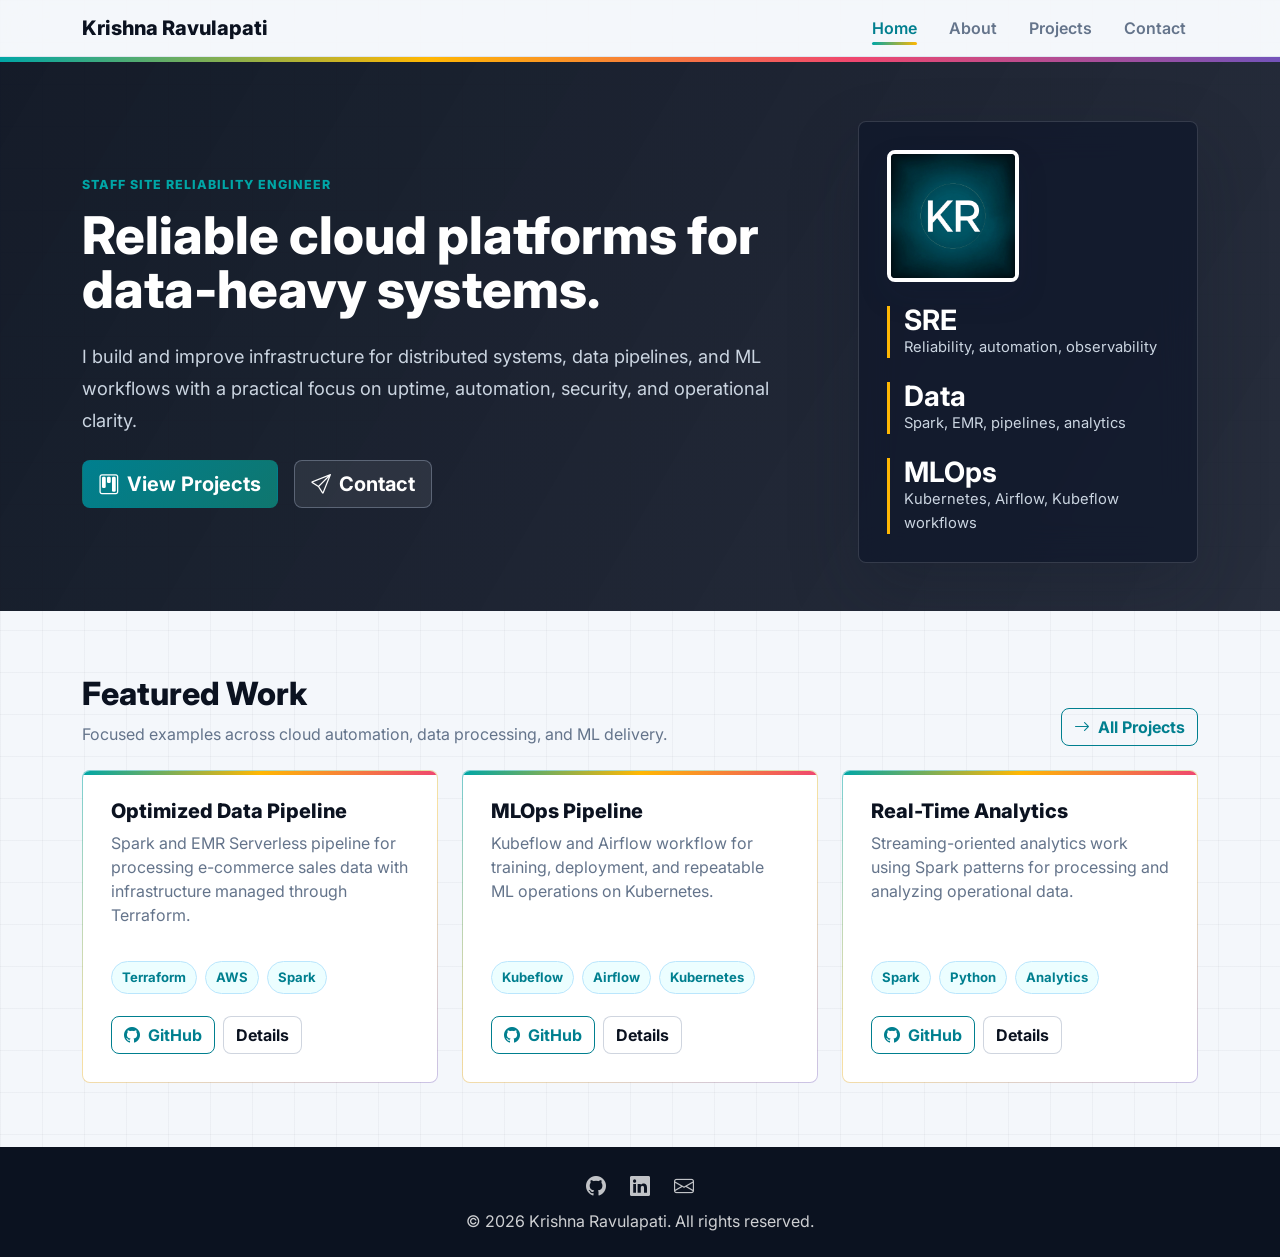
<file: index.html>
<!DOCTYPE html>
<html lang="en">
<head>
    <meta charset="UTF-8">
    <meta name="viewport" content="width=device-width, initial-scale=1.0">
    <meta name="description" content="Portfolio of Krishna Ravulapati, Staff Site Reliability Engineer focused on reliable cloud platforms, data engineering, MLOps, and automation.">
    <meta property="og:type" content="website">
    <meta property="og:site_name" content="Krishna Ravulapati">
    <meta property="og:title" content="Krishna Ravulapati | Staff SRE">
    <meta property="og:description" content="Portfolio of Krishna Ravulapati, Staff Site Reliability Engineer focused on reliable cloud platforms, data engineering, MLOps, and automation.">
    <meta property="og:url" content="https://krishnaravulapati.github.io/">
    <meta property="og:image" content="https://avatars.githubusercontent.com/u/45572930?v=4">
    <meta name="twitter:card" content="summary">
    <meta name="twitter:title" content="Krishna Ravulapati | Staff SRE">
    <meta name="twitter:description" content="Portfolio of Krishna Ravulapati, Staff Site Reliability Engineer focused on reliable cloud platforms, data engineering, MLOps, and automation.">
    <meta name="twitter:image" content="https://avatars.githubusercontent.com/u/45572930?v=4">
    <title>Krishna Ravulapati | Staff SRE</title>
    <link rel="icon" type="image/svg+xml" href="favicon.svg">
    <link rel="preconnect" href="https://fonts.googleapis.com">
    <link rel="preconnect" href="https://fonts.gstatic.com" crossorigin>
    <link href="https://fonts.googleapis.com/css2?family=Inter:wght@400;600;700;800&amp;display=swap" rel="stylesheet">
    <link href="https://cdn.jsdelivr.net/npm/bootstrap@5.3.3/dist/css/bootstrap.min.css" rel="stylesheet">
    <link href="https://cdn.jsdelivr.net/npm/bootstrap-icons/font/bootstrap-icons.css" rel="stylesheet">
    <link href="styles.css" rel="stylesheet">
</head>
<body>
    <a class="skip-link" href="#main-content">Skip to content</a>
    <div class="site-shell">
        <nav class="navbar navbar-expand-lg sticky-top">
            <div class="container">
                <a class="navbar-brand" href="index.html">Krishna Ravulapati</a>
                <button class="navbar-toggler" type="button" data-bs-toggle="collapse" data-bs-target="#navbarNav" aria-controls="navbarNav" aria-expanded="false" aria-label="Toggle navigation">
                    <span class="navbar-toggler-icon"></span>
                </button>
                <div class="collapse navbar-collapse" id="navbarNav">
                    <ul class="navbar-nav ms-auto">
                        <li class="nav-item"><a class="nav-link active" aria-current="page" href="index.html">Home</a></li>
                        <li class="nav-item"><a class="nav-link" href="about.html">About</a></li>
                        <li class="nav-item"><a class="nav-link" href="projects.html">Projects</a></li>
                        <li class="nav-item"><a class="nav-link" href="contact.html">Contact</a></li>
                    </ul>
                </div>
            </div>
        </nav>

        <header class="hero">
            <div class="container">
                <div class="row align-items-center g-5">
                    <div class="col-lg-8">
                        <p class="eyebrow">Staff Site Reliability Engineer</p>
                        <h1>Reliable cloud platforms for data-heavy systems.</h1>
                        <p class="hero-copy mt-4">
                            I build and improve infrastructure for distributed systems, data pipelines, and ML workflows with a practical focus on uptime, automation, security, and operational clarity.
                        </p>
                        <div class="d-flex flex-wrap gap-3 mt-4">
                            <a href="projects.html" class="btn btn-primary btn-lg"><i class="bi bi-kanban me-2"></i>View Projects</a>
                            <a href="contact.html" class="btn btn-outline-secondary btn-lg"><i class="bi bi-send me-2"></i>Contact</a>
                        </div>
                    </div>
                    <div class="col-lg-4">
                        <div class="hero-panel">
                            <img class="profile-avatar" src="avatar.png" alt="Krishna Ravulapati GitHub profile photo">
                            <div class="metric mb-4">
                                <strong>SRE</strong>
                                <span>Reliability, automation, observability</span>
                            </div>
                            <div class="metric mb-4">
                                <strong>Data</strong>
                                <span>Spark, EMR, pipelines, analytics</span>
                            </div>
                            <div class="metric">
                                <strong>MLOps</strong>
                                <span>Kubernetes, Airflow, Kubeflow workflows</span>
                            </div>
                        </div>
                    </div>
                </div>
            </div>
        </header>

        <main id="main-content">
            <section class="section">
                <div class="container">
                    <div class="d-flex flex-column flex-md-row justify-content-between gap-3 mb-4">
                        <div>
                            <h2 class="section-title">Featured Work</h2>
                            <p class="section-copy mb-0">Focused examples across cloud automation, data processing, and ML delivery.</p>
                        </div>
                        <a href="projects.html" class="btn btn-outline-primary align-self-md-end"><i class="bi bi-arrow-right me-2"></i>All Projects</a>
                    </div>
                    <div class="row g-4">
                        <div class="col-md-4">
                            <article class="card h-100">
                                <div class="card-body d-flex flex-column">
                                    <h3 class="card-title h5">Optimized Data Pipeline</h3>
                                    <p class="card-text flex-grow-1">Spark and EMR Serverless pipeline for processing e-commerce sales data with infrastructure managed through Terraform.</p>
                                    <div class="tag-list">
                                        <span class="tag">Terraform</span>
                                        <span class="tag">AWS</span>
                                        <span class="tag">Spark</span>
                                    </div>
                                    <div class="d-flex flex-wrap gap-2 mt-auto">
                                        <a href="https://github.com/krishnaravulapati/optimized_data_pipeline" class="btn btn-outline-primary" rel="noopener"><i class="bi bi-github me-2"></i>GitHub</a>
                                        <a href="projects.html#optimized-data-pipeline" class="btn btn-outline-secondary">Details</a>
                                    </div>
                                </div>
                            </article>
                        </div>
                        <div class="col-md-4">
                            <article class="card h-100">
                                <div class="card-body d-flex flex-column">
                                    <h3 class="card-title h5">MLOps Pipeline</h3>
                                    <p class="card-text flex-grow-1">Kubeflow and Airflow workflow for training, deployment, and repeatable ML operations on Kubernetes.</p>
                                    <div class="tag-list">
                                        <span class="tag">Kubeflow</span>
                                        <span class="tag">Airflow</span>
                                        <span class="tag">Kubernetes</span>
                                    </div>
                                    <div class="d-flex flex-wrap gap-2 mt-auto">
                                        <a href="https://github.com/krishnaravulapati/machine_learning_pipelines" class="btn btn-outline-primary" rel="noopener"><i class="bi bi-github me-2"></i>GitHub</a>
                                        <a href="projects.html#mlops-pipeline" class="btn btn-outline-secondary">Details</a>
                                    </div>
                                </div>
                            </article>
                        </div>
                        <div class="col-md-4">
                            <article class="card h-100">
                                <div class="card-body d-flex flex-column">
                                    <h3 class="card-title h5">Real-Time Analytics</h3>
                                    <p class="card-text flex-grow-1">Streaming-oriented analytics work using Spark patterns for processing and analyzing operational data.</p>
                                    <div class="tag-list">
                                        <span class="tag">Spark</span>
                                        <span class="tag">Python</span>
                                        <span class="tag">Analytics</span>
                                    </div>
                                    <div class="d-flex flex-wrap gap-2 mt-auto">
                                        <a href="https://github.com/krishnaravulapati/real_time_analytics" class="btn btn-outline-primary" rel="noopener"><i class="bi bi-github me-2"></i>GitHub</a>
                                        <a href="projects.html#real-time-analytics" class="btn btn-outline-secondary">Details</a>
                                    </div>
                                </div>
                            </article>
                        </div>
                    </div>
                </div>
            </section>
        </main>

        <footer class="text-center py-4">
            <div class="mb-2">
                <a class="footer-social" href="https://github.com/krishnaravulapati" aria-label="GitHub" rel="noopener"><i class="bi bi-github"></i></a>
                <a class="footer-social" href="https://www.linkedin.com/in/krishna-ravulapati" aria-label="LinkedIn" rel="noopener"><i class="bi bi-linkedin"></i></a>
                <a class="footer-social" href="mailto:kanthravulapati@gmail.com" aria-label="Email"><i class="bi bi-envelope"></i></a>
            </div>
            &copy; 2026 Krishna Ravulapati. All rights reserved.
        </footer>
    </div>

    <script src="https://cdn.jsdelivr.net/npm/@popperjs/core@2.11.8/dist/umd/popper.min.js"></script>
    <script src="https://cdn.jsdelivr.net/npm/bootstrap@5.3.3/dist/js/bootstrap.min.js"></script>
</body>
</html>
</file>
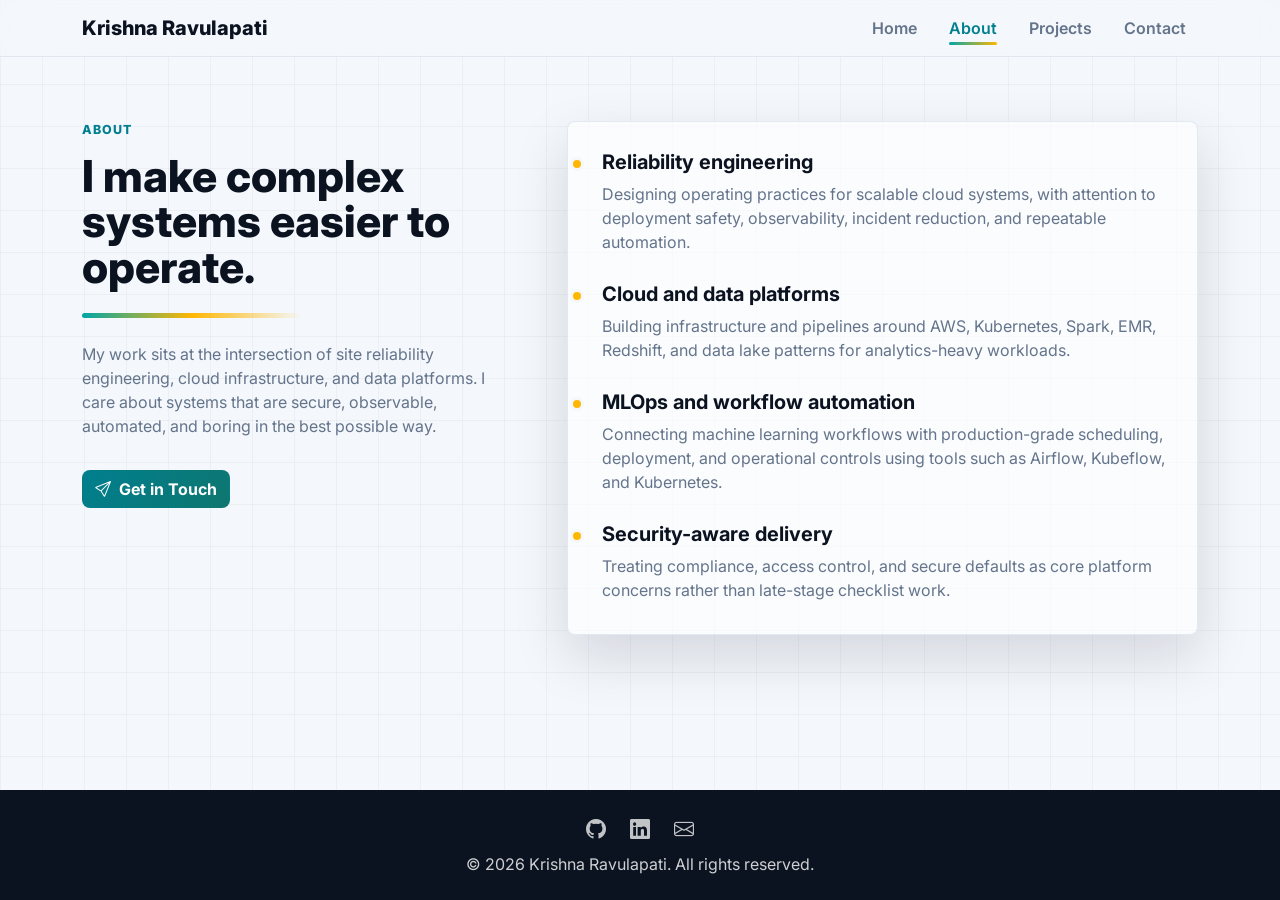
<file: about.html>
<!DOCTYPE html>
<html lang="en">
<head>
    <meta charset="UTF-8">
    <meta name="viewport" content="width=device-width, initial-scale=1.0">
    <meta name="description" content="About Krishna Ravulapati, Staff Site Reliability Engineer with expertise in cloud platforms, data engineering, automation, and MLOps.">
    <meta property="og:type" content="website">
    <meta property="og:site_name" content="Krishna Ravulapati">
    <meta property="og:title" content="About | Krishna Ravulapati">
    <meta property="og:description" content="About Krishna Ravulapati, Staff Site Reliability Engineer with expertise in cloud platforms, data engineering, automation, and MLOps.">
    <meta property="og:url" content="https://krishnaravulapati.github.io/about.html">
    <meta property="og:image" content="https://avatars.githubusercontent.com/u/45572930?v=4">
    <meta name="twitter:card" content="summary">
    <meta name="twitter:title" content="About | Krishna Ravulapati">
    <meta name="twitter:description" content="About Krishna Ravulapati, Staff Site Reliability Engineer with expertise in cloud platforms, data engineering, automation, and MLOps.">
    <meta name="twitter:image" content="https://avatars.githubusercontent.com/u/45572930?v=4">
    <title>About | Krishna Ravulapati</title>
    <link rel="icon" type="image/svg+xml" href="favicon.svg">
    <link rel="preconnect" href="https://fonts.googleapis.com">
    <link rel="preconnect" href="https://fonts.gstatic.com" crossorigin>
    <link href="https://fonts.googleapis.com/css2?family=Inter:wght@400;600;700;800&amp;display=swap" rel="stylesheet">
    <link href="https://cdn.jsdelivr.net/npm/bootstrap@5.3.3/dist/css/bootstrap.min.css" rel="stylesheet">
    <link href="https://cdn.jsdelivr.net/npm/bootstrap-icons/font/bootstrap-icons.css" rel="stylesheet">
    <link href="styles.css" rel="stylesheet">
</head>
<body>
    <a class="skip-link" href="#main-content">Skip to content</a>
    <div class="site-shell">
        <nav class="navbar navbar-expand-lg sticky-top">
            <div class="container">
                <a class="navbar-brand" href="index.html">Krishna Ravulapati</a>
                <button class="navbar-toggler" type="button" data-bs-toggle="collapse" data-bs-target="#navbarNav" aria-controls="navbarNav" aria-expanded="false" aria-label="Toggle navigation">
                    <span class="navbar-toggler-icon"></span>
                </button>
                <div class="collapse navbar-collapse" id="navbarNav">
                    <ul class="navbar-nav ms-auto">
                        <li class="nav-item"><a class="nav-link" href="index.html">Home</a></li>
                        <li class="nav-item"><a class="nav-link active" aria-current="page" href="about.html">About</a></li>
                        <li class="nav-item"><a class="nav-link" href="projects.html">Projects</a></li>
                        <li class="nav-item"><a class="nav-link" href="contact.html">Contact</a></li>
                    </ul>
                </div>
            </div>
        </nav>

        <main id="main-content">
            <section class="section">
                <div class="container">
                    <div class="row g-5">
                        <div class="col-lg-5">
                            <p class="eyebrow">About</p>
                            <h1 class="page-title mb-4">I make complex systems easier to operate.</h1>
                            <p class="section-copy">My work sits at the intersection of site reliability engineering, cloud infrastructure, and data platforms. I care about systems that are secure, observable, automated, and boring in the best possible way.</p>
                            <a href="contact.html" class="btn btn-primary mt-3"><i class="bi bi-send me-2"></i>Get in Touch</a>
                        </div>
                        <div class="col-lg-7">
                            <div class="timeline">
                                <div class="timeline-item">
                                    <h2 class="h5 fw-bold">Reliability engineering</h2>
                                    <p class="text-muted mb-0">Designing operating practices for scalable cloud systems, with attention to deployment safety, observability, incident reduction, and repeatable automation.</p>
                                </div>
                                <div class="timeline-item">
                                    <h2 class="h5 fw-bold">Cloud and data platforms</h2>
                                    <p class="text-muted mb-0">Building infrastructure and pipelines around AWS, Kubernetes, Spark, EMR, Redshift, and data lake patterns for analytics-heavy workloads.</p>
                                </div>
                                <div class="timeline-item">
                                    <h2 class="h5 fw-bold">MLOps and workflow automation</h2>
                                    <p class="text-muted mb-0">Connecting machine learning workflows with production-grade scheduling, deployment, and operational controls using tools such as Airflow, Kubeflow, and Kubernetes.</p>
                                </div>
                                <div class="timeline-item">
                                    <h2 class="h5 fw-bold">Security-aware delivery</h2>
                                    <p class="text-muted mb-0">Treating compliance, access control, and secure defaults as core platform concerns rather than late-stage checklist work.</p>
                                </div>
                            </div>
                        </div>
                    </div>
                </div>
            </section>
        </main>

        <footer class="text-center py-4">
            <div class="mb-2">
                <a class="footer-social" href="https://github.com/krishnaravulapati" aria-label="GitHub" rel="noopener"><i class="bi bi-github"></i></a>
                <a class="footer-social" href="https://www.linkedin.com/in/krishna-ravulapati" aria-label="LinkedIn" rel="noopener"><i class="bi bi-linkedin"></i></a>
                <a class="footer-social" href="mailto:kanthravulapati@gmail.com" aria-label="Email"><i class="bi bi-envelope"></i></a>
            </div>
            &copy; 2026 Krishna Ravulapati. All rights reserved.
        </footer>
    </div>

    <script src="https://cdn.jsdelivr.net/npm/@popperjs/core@2.11.8/dist/umd/popper.min.js"></script>
    <script src="https://cdn.jsdelivr.net/npm/bootstrap@5.3.3/dist/js/bootstrap.min.js"></script>
</body>
</html>
</file>
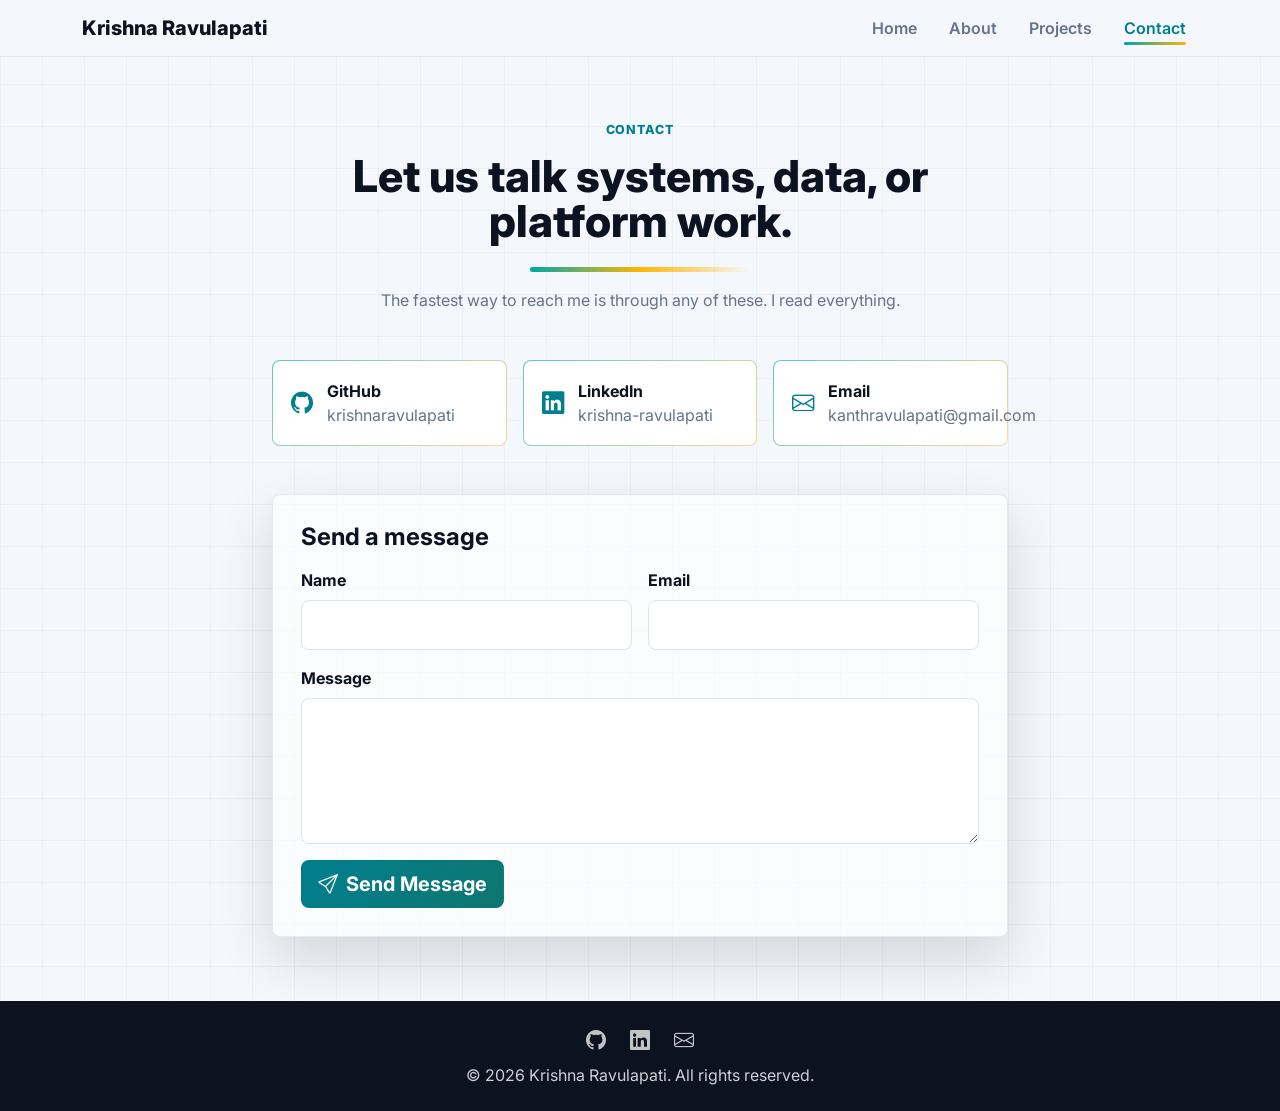
<file: contact.html>
<!DOCTYPE html>
<html lang="en">
<head>
    <meta charset="UTF-8">
    <meta name="viewport" content="width=device-width, initial-scale=1.0">
    <meta name="description" content="Contact Krishna Ravulapati for SRE, cloud platform, data engineering, and MLOps collaboration.">
    <meta property="og:type" content="website">
    <meta property="og:site_name" content="Krishna Ravulapati">
    <meta property="og:title" content="Contact | Krishna Ravulapati">
    <meta property="og:description" content="Contact Krishna Ravulapati for SRE, cloud platform, data engineering, and MLOps collaboration.">
    <meta property="og:url" content="https://krishnaravulapati.github.io/contact.html">
    <meta property="og:image" content="https://avatars.githubusercontent.com/u/45572930?v=4">
    <meta name="twitter:card" content="summary">
    <meta name="twitter:title" content="Contact | Krishna Ravulapati">
    <meta name="twitter:description" content="Contact Krishna Ravulapati for SRE, cloud platform, data engineering, and MLOps collaboration.">
    <meta name="twitter:image" content="https://avatars.githubusercontent.com/u/45572930?v=4">
    <title>Contact | Krishna Ravulapati</title>
    <link rel="icon" type="image/svg+xml" href="favicon.svg">
    <link rel="preconnect" href="https://fonts.googleapis.com">
    <link rel="preconnect" href="https://fonts.gstatic.com" crossorigin>
    <link href="https://fonts.googleapis.com/css2?family=Inter:wght@400;600;700;800&amp;display=swap" rel="stylesheet">
    <link href="https://cdn.jsdelivr.net/npm/bootstrap@5.3.3/dist/css/bootstrap.min.css" rel="stylesheet">
    <link href="https://cdn.jsdelivr.net/npm/bootstrap-icons/font/bootstrap-icons.css" rel="stylesheet">
    <link href="styles.css" rel="stylesheet">
</head>
<body>
    <a class="skip-link" href="#main-content">Skip to content</a>
    <div class="site-shell">
        <nav class="navbar navbar-expand-lg sticky-top">
            <div class="container">
                <a class="navbar-brand" href="index.html">Krishna Ravulapati</a>
                <button class="navbar-toggler" type="button" data-bs-toggle="collapse" data-bs-target="#navbarNav" aria-controls="navbarNav" aria-expanded="false" aria-label="Toggle navigation">
                    <span class="navbar-toggler-icon"></span>
                </button>
                <div class="collapse navbar-collapse" id="navbarNav">
                    <ul class="navbar-nav ms-auto">
                        <li class="nav-item"><a class="nav-link" href="index.html">Home</a></li>
                        <li class="nav-item"><a class="nav-link" href="about.html">About</a></li>
                        <li class="nav-item"><a class="nav-link" href="projects.html">Projects</a></li>
                        <li class="nav-item"><a class="nav-link active" aria-current="page" href="contact.html">Contact</a></li>
                    </ul>
                </div>
            </div>
        </nav>

        <main id="main-content" class="section">
            <div class="container">
                <div class="row justify-content-center">
                    <div class="col-lg-8">
                        <p class="eyebrow text-center">Contact</p>
                        <h1 class="page-title text-center mb-3">Let us talk systems, data, or platform work.</h1>
                        <p class="section-copy text-center mx-auto mb-5">The fastest way to reach me is through any of these. I read everything.</p>

                        <div class="row g-3">
                            <div class="col-md-4">
                                <a class="contact-link h-100" href="https://github.com/krishnaravulapati" rel="noopener">
                                    <i class="bi bi-github"></i>
                                    <span>
                                        <strong class="d-block">GitHub</strong>
                                        <span class="text-muted">krishnaravulapati</span>
                                    </span>
                                </a>
                            </div>
                            <div class="col-md-4">
                                <a class="contact-link h-100" href="https://www.linkedin.com/in/krishna-ravulapati" rel="noopener">
                                    <i class="bi bi-linkedin"></i>
                                    <span>
                                        <strong class="d-block">LinkedIn</strong>
                                        <span class="text-muted">krishna-ravulapati</span>
                                    </span>
                                </a>
                            </div>
                            <div class="col-md-4">
                                <a class="contact-link h-100" href="mailto:kanthravulapati@gmail.com">
                                    <i class="bi bi-envelope"></i>
                                    <span>
                                        <strong class="d-block">Email</strong>
                                        <span class="text-muted">kanthravulapati@gmail.com</span>
                                    </span>
                                </a>
                            </div>
                        </div>

                        <div class="contact-form-wrap mt-5">
                            <h2 class="h4 fw-bold mb-3">Send a message</h2>
                            <form action="https://formspree.io/f/xnpnowzn" method="POST" class="contact-form">
                                <div class="row g-3">
                                    <div class="col-md-6">
                                        <label class="form-label" for="cf-name">Name</label>
                                        <input class="form-control" type="text" id="cf-name" name="name" required autocomplete="name">
                                    </div>
                                    <div class="col-md-6">
                                        <label class="form-label" for="cf-email">Email</label>
                                        <input class="form-control" type="email" id="cf-email" name="email" required autocomplete="email">
                                    </div>
                                    <div class="col-12">
                                        <label class="form-label" for="cf-message">Message</label>
                                        <textarea class="form-control" id="cf-message" name="message" rows="5" required></textarea>
                                    </div>
                                    <div class="col-12">
                                        <button type="submit" class="btn btn-primary btn-lg"><i class="bi bi-send me-2"></i>Send Message</button>
                                    </div>
                                </div>
                            </form>
                        </div>
                    </div>
                </div>
            </div>
        </main>

        <footer class="text-center py-4">
            <div class="mb-2">
                <a class="footer-social" href="https://github.com/krishnaravulapati" aria-label="GitHub" rel="noopener"><i class="bi bi-github"></i></a>
                <a class="footer-social" href="https://www.linkedin.com/in/krishna-ravulapati" aria-label="LinkedIn" rel="noopener"><i class="bi bi-linkedin"></i></a>
                <a class="footer-social" href="mailto:kanthravulapati@gmail.com" aria-label="Email"><i class="bi bi-envelope"></i></a>
            </div>
            &copy; 2026 Krishna Ravulapati. All rights reserved.
        </footer>
    </div>

    <script src="https://cdn.jsdelivr.net/npm/@popperjs/core@2.11.8/dist/umd/popper.min.js"></script>
    <script src="https://cdn.jsdelivr.net/npm/bootstrap@5.3.3/dist/js/bootstrap.min.js"></script>
</body>
</html>
</file>
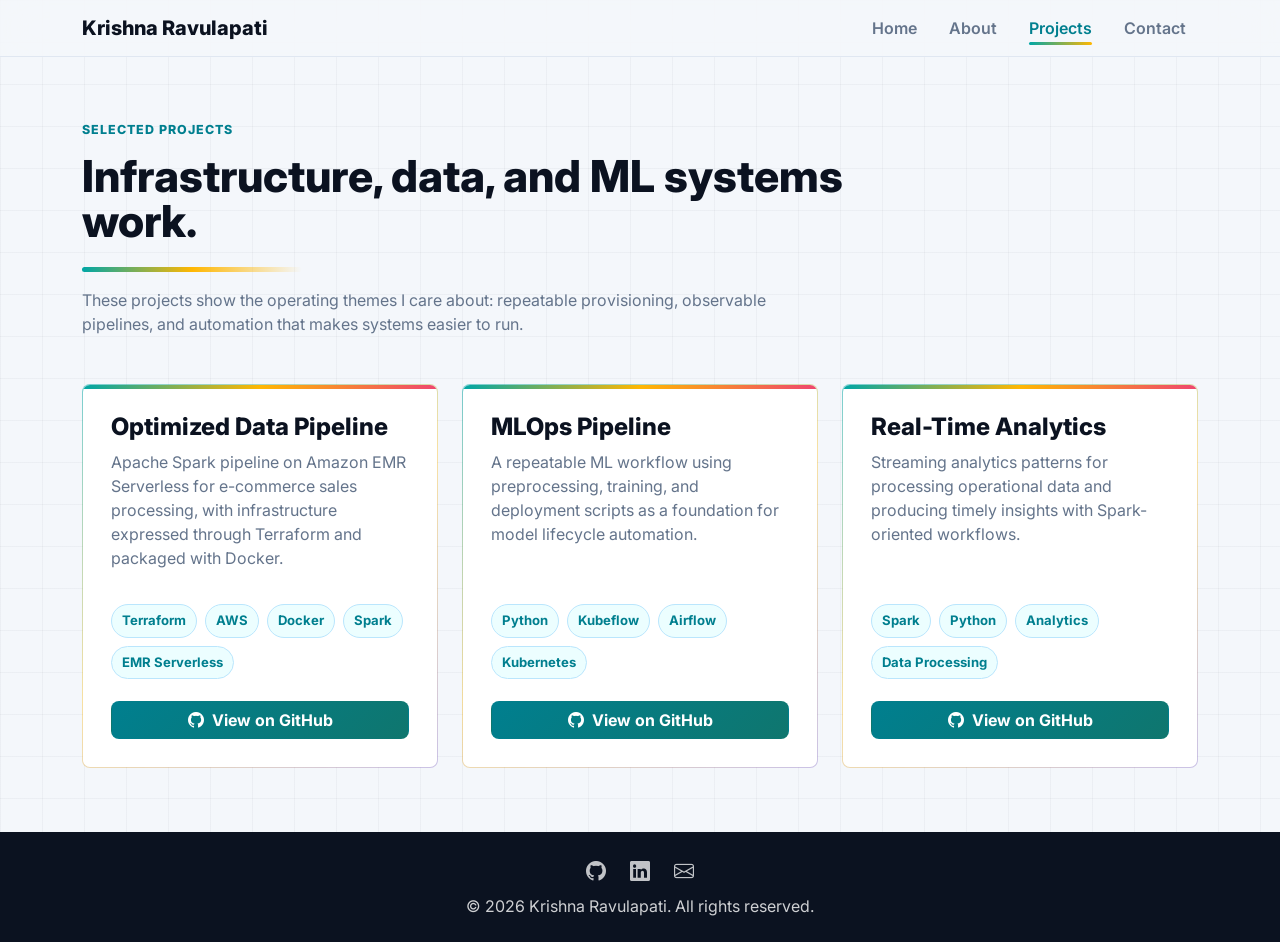
<file: projects.html>
<!DOCTYPE html>
<html lang="en">
<head>
    <meta charset="UTF-8">
    <meta name="viewport" content="width=device-width, initial-scale=1.0">
    <meta name="description" content="Projects by Krishna Ravulapati covering cloud automation, MLOps, data pipelines, and real-time analytics.">
    <meta property="og:type" content="website">
    <meta property="og:site_name" content="Krishna Ravulapati">
    <meta property="og:title" content="Projects | Krishna Ravulapati">
    <meta property="og:description" content="Projects by Krishna Ravulapati covering cloud automation, MLOps, data pipelines, and real-time analytics.">
    <meta property="og:url" content="https://krishnaravulapati.github.io/projects.html">
    <meta property="og:image" content="https://avatars.githubusercontent.com/u/45572930?v=4">
    <meta name="twitter:card" content="summary">
    <meta name="twitter:title" content="Projects | Krishna Ravulapati">
    <meta name="twitter:description" content="Projects by Krishna Ravulapati covering cloud automation, MLOps, data pipelines, and real-time analytics.">
    <meta name="twitter:image" content="https://avatars.githubusercontent.com/u/45572930?v=4">
    <title>Projects | Krishna Ravulapati</title>
    <link rel="icon" type="image/svg+xml" href="favicon.svg">
    <link rel="preconnect" href="https://fonts.googleapis.com">
    <link rel="preconnect" href="https://fonts.gstatic.com" crossorigin>
    <link href="https://fonts.googleapis.com/css2?family=Inter:wght@400;600;700;800&amp;display=swap" rel="stylesheet">
    <link href="https://cdn.jsdelivr.net/npm/bootstrap@5.3.3/dist/css/bootstrap.min.css" rel="stylesheet">
    <link href="https://cdn.jsdelivr.net/npm/bootstrap-icons/font/bootstrap-icons.css" rel="stylesheet">
    <link href="styles.css" rel="stylesheet">
</head>
<body>
    <a class="skip-link" href="#main-content">Skip to content</a>
    <div class="site-shell">
        <nav class="navbar navbar-expand-lg sticky-top">
            <div class="container">
                <a class="navbar-brand" href="index.html">Krishna Ravulapati</a>
                <button class="navbar-toggler" type="button" data-bs-toggle="collapse" data-bs-target="#navbarNav" aria-controls="navbarNav" aria-expanded="false" aria-label="Toggle navigation">
                    <span class="navbar-toggler-icon"></span>
                </button>
                <div class="collapse navbar-collapse" id="navbarNav">
                    <ul class="navbar-nav ms-auto">
                        <li class="nav-item"><a class="nav-link" href="index.html">Home</a></li>
                        <li class="nav-item"><a class="nav-link" href="about.html">About</a></li>
                        <li class="nav-item"><a class="nav-link active" aria-current="page" href="projects.html">Projects</a></li>
                        <li class="nav-item"><a class="nav-link" href="contact.html">Contact</a></li>
                    </ul>
                </div>
            </div>
        </nav>

        <main id="main-content" class="section">
            <div class="container">
                <p class="eyebrow">Selected Projects</p>
                <h1 class="page-title mb-3">Infrastructure, data, and ML systems work.</h1>
                <p class="section-copy mb-5">These projects show the operating themes I care about: repeatable provisioning, observable pipelines, and automation that makes systems easier to run.</p>

                <div class="row g-4">
                    <div class="col-lg-4" id="optimized-data-pipeline">
                        <article class="card h-100">
                            <div class="card-body d-flex flex-column">
                                <h2 class="card-title h4">Optimized Data Pipeline</h2>
                                <p class="card-text flex-grow-1">Apache Spark pipeline on Amazon EMR Serverless for e-commerce sales processing, with infrastructure expressed through Terraform and packaged with Docker.</p>
                                <div class="tag-list">
                                    <span class="tag">Terraform</span>
                                    <span class="tag">AWS</span>
                                    <span class="tag">Docker</span>
                                    <span class="tag">Spark</span>
                                    <span class="tag">EMR Serverless</span>
                                </div>
                                <a href="https://github.com/krishnaravulapati/optimized_data_pipeline" class="btn btn-primary mt-auto" rel="noopener"><i class="bi bi-github me-2"></i>View on GitHub</a>
                            </div>
                        </article>
                    </div>

                    <div class="col-lg-4" id="mlops-pipeline">
                        <article class="card h-100">
                            <div class="card-body d-flex flex-column">
                                <h2 class="card-title h4">MLOps Pipeline</h2>
                                <p class="card-text flex-grow-1">A repeatable ML workflow using preprocessing, training, and deployment scripts as a foundation for model lifecycle automation.</p>
                                <div class="tag-list">
                                    <span class="tag">Python</span>
                                    <span class="tag">Kubeflow</span>
                                    <span class="tag">Airflow</span>
                                    <span class="tag">Kubernetes</span>
                                </div>
                                <a href="https://github.com/krishnaravulapati/machine_learning_pipelines" class="btn btn-primary mt-auto" rel="noopener"><i class="bi bi-github me-2"></i>View on GitHub</a>
                            </div>
                        </article>
                    </div>

                    <div class="col-lg-4" id="real-time-analytics">
                        <article class="card h-100">
                            <div class="card-body d-flex flex-column">
                                <h2 class="card-title h4">Real-Time Analytics</h2>
                                <p class="card-text flex-grow-1">Streaming analytics patterns for processing operational data and producing timely insights with Spark-oriented workflows.</p>
                                <div class="tag-list">
                                    <span class="tag">Spark</span>
                                    <span class="tag">Python</span>
                                    <span class="tag">Analytics</span>
                                    <span class="tag">Data Processing</span>
                                </div>
                                <a href="https://github.com/krishnaravulapati/real_time_analytics" class="btn btn-primary mt-auto" rel="noopener"><i class="bi bi-github me-2"></i>View on GitHub</a>
                            </div>
                        </article>
                    </div>
                </div>
            </div>
        </main>

        <footer class="text-center py-4">
            <div class="mb-2">
                <a class="footer-social" href="https://github.com/krishnaravulapati" aria-label="GitHub" rel="noopener"><i class="bi bi-github"></i></a>
                <a class="footer-social" href="https://www.linkedin.com/in/krishna-ravulapati" aria-label="LinkedIn" rel="noopener"><i class="bi bi-linkedin"></i></a>
                <a class="footer-social" href="mailto:kanthravulapati@gmail.com" aria-label="Email"><i class="bi bi-envelope"></i></a>
            </div>
            &copy; 2026 Krishna Ravulapati. All rights reserved.
        </footer>
    </div>

    <script src="https://cdn.jsdelivr.net/npm/@popperjs/core@2.11.8/dist/umd/popper.min.js"></script>
    <script src="https://cdn.jsdelivr.net/npm/bootstrap@5.3.3/dist/js/bootstrap.min.js"></script>
</body>
</html>
</file>
<file: styles.css>
:root {
    --ink: #0b1220;
    --ink-2: #111827;
    --muted: #64748b;
    --line: #dbe4ef;
    --surface: #ffffff;
    --surface-soft: #f4f7fb;
    --accent: #00a6a6;
    --accent-strong: #007f8f;
    --signal: #ffb703;
    --coral: #ef476f;
    --violet: #7353ba;
    --shadow: 0 22px 55px rgba(15, 23, 42, 0.14);
    --shadow-strong: 0 28px 70px rgba(15, 23, 42, 0.24);
}

* {
    box-sizing: border-box;
}

body {
    margin: 0;
    background:
        linear-gradient(rgba(15, 23, 42, 0.035) 1px, transparent 1px),
        linear-gradient(90deg, rgba(15, 23, 42, 0.035) 1px, transparent 1px),
        var(--surface-soft);
    background-size: 42px 42px;
    color: var(--ink);
    font-family: Inter, system-ui, -apple-system, BlinkMacSystemFont, "Segoe UI", sans-serif;
    letter-spacing: 0;
}

a {
    color: var(--accent-strong);
}

.site-shell {
    min-height: 100vh;
    display: flex;
    flex-direction: column;
}

.navbar {
    background: rgba(244, 247, 251, 0.82);
    border-bottom: 1px solid rgba(219, 228, 239, 0.8);
    backdrop-filter: blur(20px);
}

.navbar-brand {
    color: var(--ink);
    font-weight: 800;
    letter-spacing: 0;
}

.navbar-brand:hover,
.nav-link:hover,
.nav-link.active {
    color: var(--accent-strong) !important;
}

.nav-link {
    color: var(--muted) !important;
    font-weight: 600;
    margin-left: 8px;
    padding-left: 12px !important;
    padding-right: 12px !important;
    position: relative;
}

.nav-link.active::after {
    background: linear-gradient(90deg, var(--accent), var(--signal));
    border-radius: 999px;
    bottom: 3px;
    content: "";
    height: 3px;
    left: 12px;
    position: absolute;
    right: 12px;
}

.navbar-toggler {
    border-color: var(--line);
}

.navbar-toggler-icon {
    background-image: url("data:image/svg+xml,%3csvg xmlns='http://www.w3.org/2000/svg' viewBox='0 0 30 30'%3e%3cpath stroke='rgba%2811, 18, 32, 0.86%29' stroke-linecap='round' stroke-miterlimit='10' stroke-width='2' d='M4 7h22M4 15h22M4 23h22'/%3e%3c/svg%3e");
}

.navbar-toggler:focus {
    box-shadow: 0 0 0 0.2rem rgba(31, 122, 140, 0.18);
}

.hero {
    position: relative;
    overflow: hidden;
    padding: 64px 0 48px;
    background:
        linear-gradient(120deg, rgba(11, 18, 32, 0.96), rgba(17, 24, 39, 0.9)),
        linear-gradient(rgba(255, 255, 255, 0.045) 1px, transparent 1px),
        linear-gradient(90deg, rgba(255, 255, 255, 0.045) 1px, transparent 1px);
    background-size: auto, 38px 38px, 38px 38px;
    color: #fff;
}

.hero::before {
    background: linear-gradient(90deg, var(--accent), var(--signal), var(--coral), var(--violet));
    content: "";
    height: 5px;
    left: 0;
    position: absolute;
    right: 0;
    top: 0;
}

.eyebrow {
    color: var(--accent-strong);
    font-size: 0.78rem;
    font-weight: 800;
    letter-spacing: 0.08em;
    margin-bottom: 14px;
    text-transform: uppercase;
}

/* Keep the lighter teal on dark backgrounds where contrast passes */
.hero .eyebrow {
    color: var(--accent);
}

.hero h1,
.page-title {
    color: var(--ink);
    font-weight: 800;
    letter-spacing: 0;
    line-height: 1.04;
}

.hero h1 {
    color: #fff;
    max-width: 780px;
    font-size: clamp(2rem, 4.5vw, 3.25rem);
}

.hero-copy {
    color: #cbd5e1;
    font-size: 1.14rem;
    line-height: 1.75;
    max-width: 760px;
}

.hero-panel {
    background: rgba(15, 23, 42, 0.72);
    border: 1px solid rgba(255, 255, 255, 0.14);
    border-radius: 8px;
    box-shadow: var(--shadow-strong);
    padding: 28px;
    backdrop-filter: blur(18px);
}

.profile-avatar {
    border: 4px solid #fff;
    border-radius: 8px;
    box-shadow: 0 14px 30px rgba(20, 33, 61, 0.16);
    display: block;
    height: 132px;
    margin-bottom: 24px;
    object-fit: cover;
    width: 132px;
}

.metric {
    border-left: 3px solid var(--signal);
    padding-left: 14px;
}

.metric strong {
    display: block;
    color: #fff;
    font-size: 1.75rem;
    line-height: 1;
}

.metric span {
    color: #cbd5e1;
    font-size: 0.92rem;
}

.page-title {
    max-width: 860px;
    font-size: clamp(1.75rem, 3.5vw, 2.75rem);
}

.page-title::after {
    background: linear-gradient(90deg, var(--accent), var(--signal), transparent);
    border-radius: 999px;
    content: "";
    display: block;
    height: 5px;
    margin-top: 22px;
    width: min(220px, 60vw);
}

.text-center.page-title::after,
.page-title.text-center::after {
    margin-left: auto;
    margin-right: auto;
}

.section {
    padding: 64px 0;
}

.section-tight {
    padding: 42px 0;
}

.section-title {
    font-size: 2rem;
    font-weight: 800;
    letter-spacing: 0;
}

.section-copy {
    color: var(--muted);
    max-width: 720px;
}

.card {
    background:
        linear-gradient(var(--surface), var(--surface)) padding-box,
        linear-gradient(145deg, rgba(0, 166, 166, 0.5), rgba(255, 183, 3, 0.36), rgba(115, 83, 186, 0.32)) border-box;
    border: 1px solid transparent;
    border-radius: 8px;
    box-shadow: none;
    overflow: hidden;
    position: relative;
    transition: transform 0.2s ease, box-shadow 0.2s ease, border-color 0.2s ease;
}

.card::before {
    background: linear-gradient(90deg, var(--accent), var(--signal), var(--coral));
    content: "";
    height: 4px;
    left: 0;
    position: absolute;
    right: 0;
    top: 0;
}

.card:hover {
    box-shadow: var(--shadow);
    transform: translateY(-6px);
}

.card-title {
    color: var(--ink);
    font-weight: 800;
}

.card-body {
    padding: 28px;
}

.card-text,
.text-muted {
    color: var(--muted) !important;
}

.tag-list {
    display: flex;
    flex-wrap: wrap;
    gap: 8px;
    margin: 18px 0 22px;
}

.tag {
    background: #ecfeff;
    border: 1px solid #bae6fd;
    border-radius: 999px;
    color: var(--accent-strong);
    font-size: 0.82rem;
    font-weight: 700;
    padding: 6px 10px;
}

.btn {
    border-radius: 8px;
    font-weight: 700;
    box-shadow: none;
}

.btn-primary {
    background: linear-gradient(135deg, var(--accent-strong), #0f766e);
    border-color: transparent;
}

.btn-primary:hover {
    background: linear-gradient(135deg, var(--ink), var(--accent-strong));
    border-color: transparent;
}

.btn-outline-primary {
    border-color: var(--accent-strong);
    color: var(--accent-strong);
}

.btn-outline-primary:hover {
    background: var(--accent-strong);
    border-color: var(--accent-strong);
}

.btn-outline-secondary {
    background: rgba(255, 255, 255, 0.08);
    border-color: rgba(148, 163, 184, 0.45);
    color: var(--ink);
}

.btn-outline-secondary:hover {
    background: var(--ink);
    border-color: var(--ink);
    color: #fff;
}

.hero .btn-outline-secondary {
    color: #fff;
}

.hero .btn-outline-secondary:hover {
    background: #fff;
    border-color: #fff;
    color: var(--ink);
}

.timeline {
    background: rgba(255, 255, 255, 0.62);
    border: 1px solid rgba(219, 228, 239, 0.8);
    border-radius: 8px;
    box-shadow: var(--shadow);
    padding-left: 24px;
    padding: 28px 28px 4px 34px;
}

.timeline-item {
    margin-bottom: 28px;
    position: relative;
}

.timeline-item::before {
    background: var(--signal);
    border: 3px solid var(--surface-soft);
    border-radius: 50%;
    content: "";
    height: 14px;
    left: -32px;
    position: absolute;
    top: 7px;
    width: 14px;
}

.contact-link {
    align-items: center;
    background:
        linear-gradient(var(--surface), var(--surface)) padding-box,
        linear-gradient(135deg, rgba(0, 166, 166, 0.6), rgba(255, 183, 3, 0.42)) border-box;
    border: 1px solid transparent;
    border-radius: 8px;
    color: var(--ink);
    display: flex;
    gap: 14px;
    padding: 18px;
    text-decoration: none;
    transition: transform 0.2s ease, box-shadow 0.2s ease, border-color 0.2s ease;
}

.contact-link:hover {
    border-color: rgba(31, 122, 140, 0.4);
    box-shadow: var(--shadow);
    color: var(--ink);
    transform: translateY(-3px);
}

.contact-link i {
    color: var(--accent-strong);
    font-size: 1.4rem;
}

footer {
    background: var(--ink);
    color: rgba(255, 255, 255, 0.8);
    margin-top: auto;
}

.footer-social {
    color: rgba(255, 255, 255, 0.75);
    font-size: 1.25rem;
    margin: 0 10px;
    text-decoration: none;
    transition: color 0.2s ease;
}

.footer-social:hover {
    color: var(--signal);
}

/* Keyboard users: skip straight to the main content */
.skip-link {
    position: absolute;
    left: 12px;
    top: -70px;
    background: var(--ink);
    border-radius: 8px;
    color: #fff;
    font-weight: 700;
    padding: 10px 16px;
    transition: top 0.2s ease;
    z-index: 2000;
}

.skip-link:focus {
    color: #fff;
    top: 12px;
}

/* Contact form */
.contact-form-wrap {
    background: rgba(255, 255, 255, 0.62);
    border: 1px solid rgba(219, 228, 239, 0.8);
    border-radius: 8px;
    box-shadow: var(--shadow);
    padding: 28px;
}

.contact-form .form-control {
    border-color: var(--line);
    border-radius: 8px;
    padding: 12px 14px;
}

.contact-form .form-control:focus {
    border-color: var(--accent-strong);
    box-shadow: 0 0 0 0.2rem rgba(0, 166, 166, 0.15);
}

.contact-form .form-label {
    font-weight: 700;
}

@media (max-width: 767px) {
    .hero {
        padding: 48px 0 28px;
    }

    .hero-panel {
        margin-top: 28px;
    }

    .section {
        padding: 46px 0;
    }

    .nav-link {
        margin-left: 0;
    }

    .nav-link.active::after {
        display: none;
    }
}
</file>
